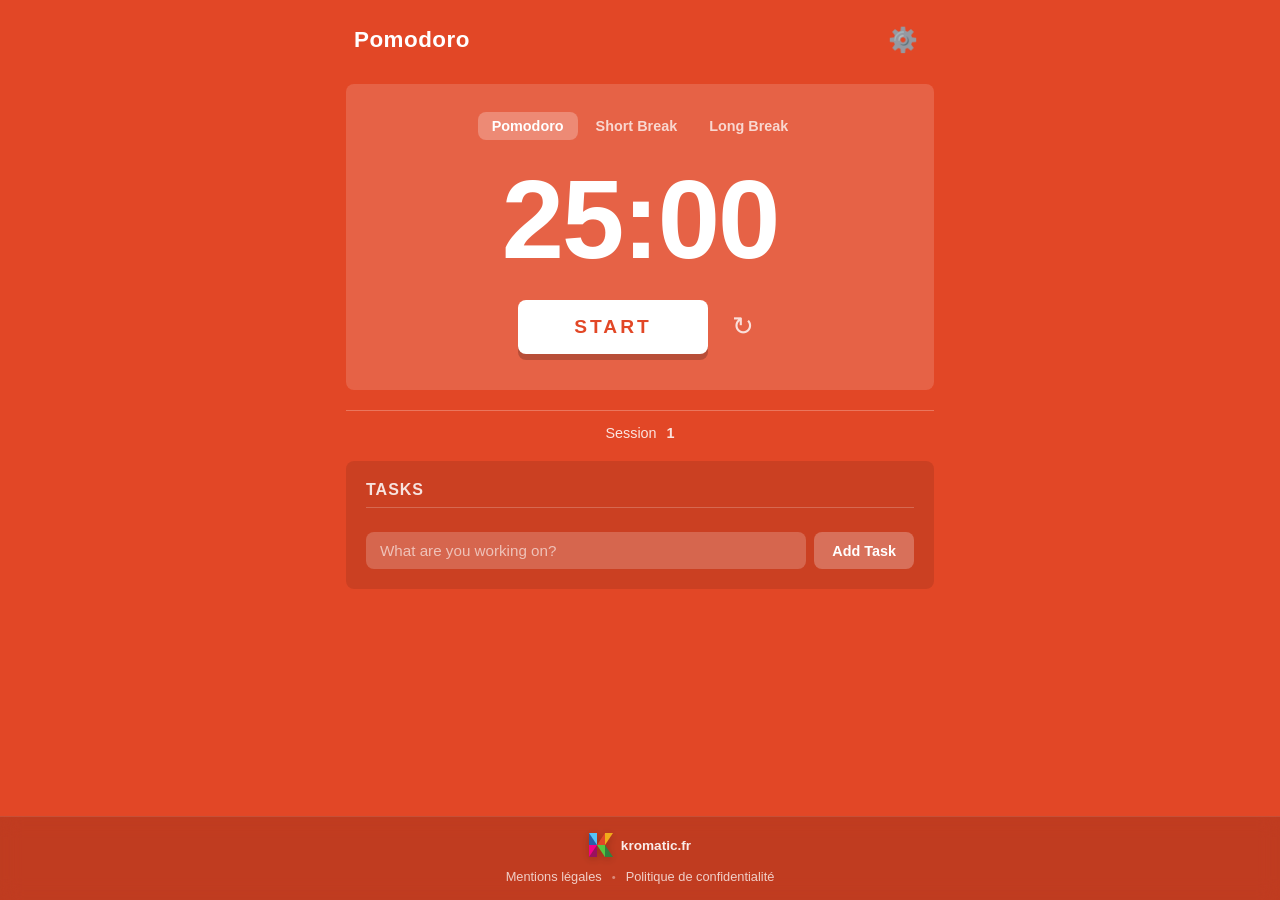
<file: index.html>
<!DOCTYPE html>
<html lang="en">
<head>
  <meta charset="UTF-8" />
  <meta name="viewport" content="width=device-width, initial-scale=1.0" />
  <title>Pomodoro</title>
  <link rel="stylesheet" href="style.css" />
</head>
<body class="mode-pomodoro">
  <header class="header">
    <div class="logo">Pomodoro</div>
    <button class="btn-settings" id="settingsBtn" aria-label="Open settings" title="Settings">⚙️</button>
  </header>

  <main class="container">
    <section class="timer-card">
      <nav class="mode-tabs" role="tablist" aria-label="Timer modes">
        <button class="tab active" data-mode="pomodoro" data-minutes="25" role="tab" aria-selected="true">
          Pomodoro
        </button>
        <button class="tab" data-mode="short" data-minutes="5" role="tab" aria-selected="false">
          Short Break
        </button>
        <button class="tab" data-mode="long" data-minutes="15" role="tab" aria-selected="false">
          Long Break
        </button>
      </nav>

      <div class="timer-display" aria-live="polite" aria-label="Time remaining">
        <span id="minutes">25</span>:<span id="seconds">00</span>
      </div>

      <div class="controls">
        <button class="btn-start" id="startBtn" aria-label="Start timer">START</button>
        <button class="btn-reset" id="resetBtn" aria-label="Reset timer" title="Reset">&#8635;</button>
      </div>
    </section>

    <section class="session-info" aria-label="Session information">
      <span class="session-label">Session</span>
      <span class="session-count" id="sessionCount">1</span>
    </section>

    <section class="tasks-section">
      <h2 class="tasks-title">Tasks</h2>
      <ul class="task-list" id="taskList" aria-label="Task list"></ul>
      <form class="task-form" id="taskForm" aria-label="Add a task">
        <input
          type="text"
          class="task-input"
          id="taskInput"
          placeholder="What are you working on?"
          maxlength="120"
          autocomplete="off"
        />
        <button type="submit" class="btn-add-task">Add Task</button>
      </form>
    </section>
  </main>

  <div class="notification-banner" id="notificationBanner" role="alert" aria-live="assertive" hidden>
    <span id="notificationMessage"></span>
  </div>

  <!-- Settings Modal -->
  <div class="modal-overlay" id="settingsModal" hidden>
    <div class="modal-content">
      <div class="modal-header">
        <h2 class="modal-title">SETTINGS</h2>
        <button class="btn-close-modal" id="closeSettingsBtn" aria-label="Close settings">✕</button>
      </div>

      <div class="modal-body">
        <!-- Timer Section -->
        <section class="settings-section">
          <h3 class="section-title"><span class="section-icon">⏱️</span> TIMER</h3>
          
          <div class="setting-group">
            <label class="setting-label">Time (minutes)</label>
            <div class="time-inputs">
              <div class="time-input-group">
                <label for="pomodoroMinutes" class="time-sublabel">Pomodoro</label>
                <input type="number" id="pomodoroMinutes" class="time-input" min="1" max="60" value="25" />
              </div>
              <div class="time-input-group">
                <label for="shortBreakMinutes" class="time-sublabel">Short Break</label>
                <input type="number" id="shortBreakMinutes" class="time-input" min="1" max="60" value="5" />
              </div>
              <div class="time-input-group">
                <label for="longBreakMinutes" class="time-sublabel">Long Break</label>
                <input type="number" id="longBreakMinutes" class="time-input" min="1" max="60" value="15" />
              </div>
            </div>
          </div>

          <div class="setting-row">
            <label class="setting-label">Auto Start Breaks</label>
            <label class="toggle-switch">
              <input type="checkbox" id="autoStartBreaks" />
              <span class="toggle-slider"></span>
            </label>
          </div>

          <div class="setting-row">
            <label class="setting-label">Auto Start Pomodoros</label>
            <label class="toggle-switch">
              <input type="checkbox" id="autoStartPomodoros" />
              <span class="toggle-slider"></span>
            </label>
          </div>

          <div class="setting-row">
            <label class="setting-label">Long Break interval</label>
            <input type="number" id="longBreakInterval" class="interval-input" min="1" max="10" value="4" />
          </div>
        </section>

        <!-- Task Section -->
        <section class="settings-section">
          <h3 class="section-title"><span class="section-icon">☑️</span> TASK</h3>

          <div class="setting-row">
            <label class="setting-label">
              Auto Check Tasks
              <span class="info-icon" title="Automatically check off tasks when timer completes">ℹ️</span>
            </label>
            <label class="toggle-switch">
              <input type="checkbox" id="autoCheckTasks" />
              <span class="toggle-slider"></span>
            </label>
          </div>

          <div class="setting-row">
            <label class="setting-label">
              Check to Bottom
              <span class="info-icon" title="Move checked tasks to the bottom of the list">ℹ️</span>
            </label>
            <label class="toggle-switch">
              <input type="checkbox" id="checkToBottom" checked />
              <span class="toggle-slider"></span>
            </label>
          </div>
        </section>

        <!-- Sound Section -->
        <section class="settings-section">
          <h3 class="section-title"><span class="section-icon">🔊</span> SOUND</h3>

          <div class="setting-row">
            <label class="setting-label">Alarm Sound</label>
            <select id="alarmSound" class="sound-select">
              <option value="kitchen">Kitchen</option>
              <option value="bell">Bell</option>
              <option value="bird">Bird</option>
              <option value="digital">Digital</option>
            </select>
          </div>

          <div class="setting-group">
            <label class="setting-label">Volume</label>
            <div class="volume-control">
              <span class="volume-value" id="volumeValue">50</span>
              <input type="range" id="volumeSlider" class="volume-slider" min="0" max="100" value="50" />
            </div>
          </div>

          <div class="setting-row">
            <label class="setting-label">Repeat</label>
            <input type="number" id="alarmRepeat" class="interval-input" min="1" max="10" value="1" />
          </div>
        </section>
      </div>
    </div>
  </div>

  <!-- Footer -->
  <footer class="footer">
    <div class="footer-content">
      <a href="https://kromatic.fr" target="_blank" rel="noopener noreferrer" class="footer-logo-link">
        <img src="k-logo.svg" alt="Kromatic" class="footer-logo" />
        <span>kromatic.fr</span>
      </a>
      <div class="footer-links">
        <a href="mentions-legales.html">Mentions légales</a>
        <span class="footer-separator">•</span>
        <a href="politique-confidentialite.html">Politique de confidentialité</a>
      </div>
    </div>
  </footer>

  <script src="app.js"></script>
</body>
</html>
</file>
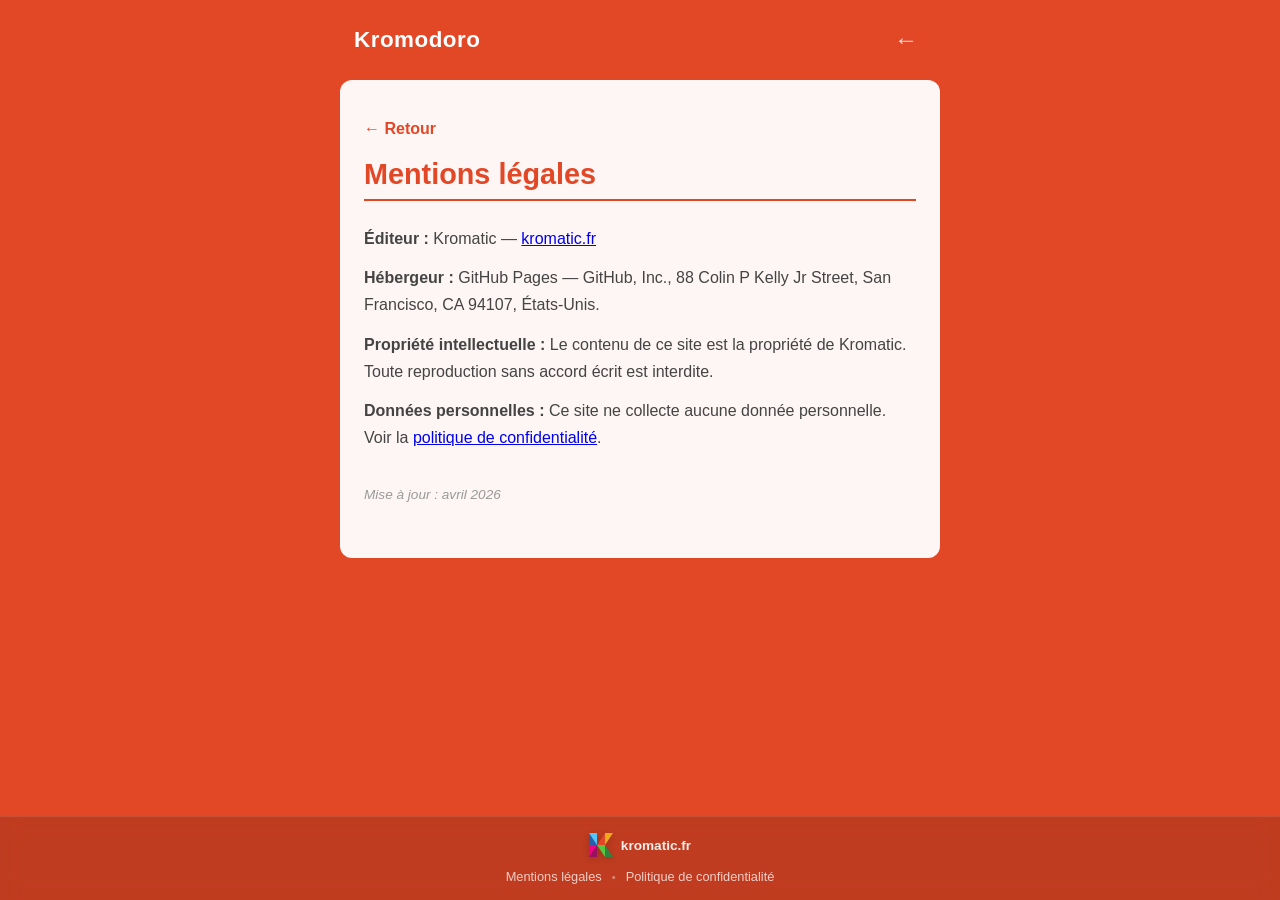
<file: mentions-legales.html>
<!DOCTYPE html>
<html lang="fr">
<head>
  <meta charset="UTF-8" />
  <meta name="viewport" content="width=device-width, initial-scale=1.0" />
  <title>Mentions légales - Pomodoro</title>
  <link rel="stylesheet" href="style.css" />
  <style>
    body { background-color: var(--color-pomodoro); }
    .legal-page {
      max-width: 600px;
      margin: 20px auto;
      padding: 40px 24px;
      background: rgba(255,255,255,0.95);
      border-radius: 12px;
      color: #333;
    }
    .legal-page h1 {
      font-size: 1.8rem;
      margin-bottom: 24px;
      color: var(--color-pomodoro);
      border-bottom: 2px solid var(--color-pomodoro);
      padding-bottom: 8px;
    }
    .legal-page p { line-height: 1.7; margin-bottom: 12px; color: #444; }
    .back-link {
      display: inline-block;
      margin-bottom: 20px;
      color: var(--color-pomodoro);
      text-decoration: none;
      font-weight: 600;
    }
    .back-link:hover { opacity: 0.7; }
  </style>
</head>
<body class="mode-pomodoro">
  <header class="header">
    <div class="logo">Kromodoro</div>
    <a href="index.html" class="btn-settings" style="text-decoration: none;" aria-label="Retour" title="Retour">←</a>
  </header>

  <main class="legal-page">
    <a href="index.html" class="back-link">← Retour</a>

    <h1>Mentions légales</h1>

    <p><strong>Éditeur :</strong> Kromatic — <a href="https://kromatic.fr" target="_blank" rel="noopener noreferrer">kromatic.fr</a></p>

    <p><strong>Hébergeur :</strong> GitHub Pages — GitHub, Inc., 88 Colin P Kelly Jr Street, San Francisco, CA 94107, États-Unis.</p>

    <p><strong>Propriété intellectuelle :</strong> Le contenu de ce site est la propriété de Kromatic. Toute reproduction sans accord écrit est interdite.</p>

    <p><strong>Données personnelles :</strong> Ce site ne collecte aucune donnée personnelle. Voir la <a href="politique-confidentialite.html">politique de confidentialité</a>.</p>

    <p style="margin-top: 32px; font-size: 0.85rem; color: #999;"><em>Mise à jour : avril 2026</em></p>
  </main>

  <footer class="footer">
    <div class="footer-content">
      <a href="https://kromatic.fr" target="_blank" rel="noopener noreferrer" class="footer-logo-link">
        <img src="k-logo.svg" alt="Kromatic" class="footer-logo" />
        <span>kromatic.fr</span>
      </a>
      <div class="footer-links">
        <a href="mentions-legales.html">Mentions légales</a>
        <span class="footer-separator">•</span>
        <a href="politique-confidentialite.html">Politique de confidentialité</a>
      </div>
    </div>
  </footer>
</body>
</html>
</file>
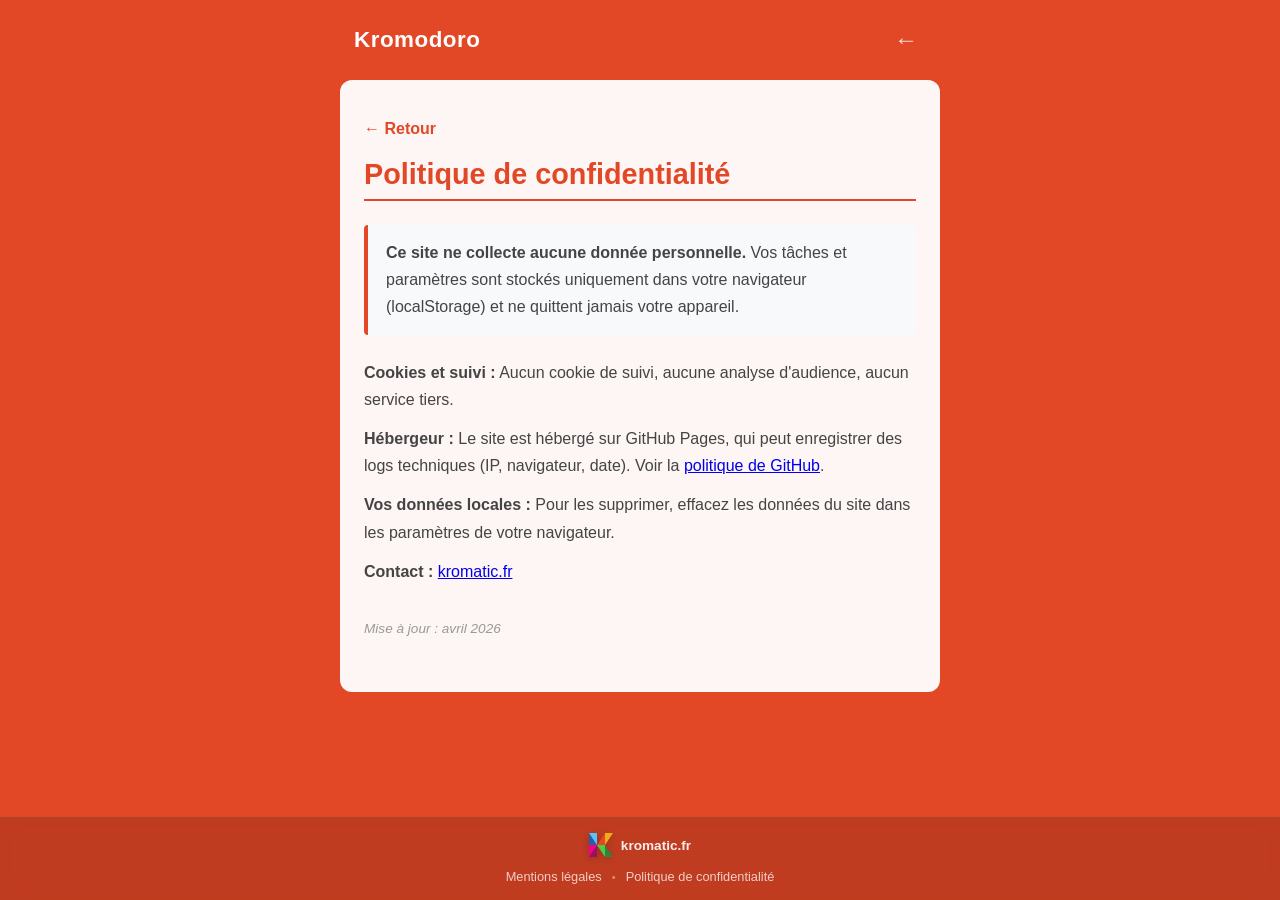
<file: politique-confidentialite.html>
<!DOCTYPE html>
<html lang="fr">
<head>
  <meta charset="UTF-8" />
  <meta name="viewport" content="width=device-width, initial-scale=1.0" />
  <title>Politique de confidentialité - Pomodoro</title>
  <link rel="stylesheet" href="style.css" />
  <style>
    body { background-color: var(--color-pomodoro); }
    .legal-page {
      max-width: 600px;
      margin: 20px auto;
      padding: 40px 24px;
      background: rgba(255,255,255,0.95);
      border-radius: 12px;
      color: #333;
    }
    .legal-page h1 {
      font-size: 1.8rem;
      margin-bottom: 24px;
      color: var(--color-pomodoro);
      border-bottom: 2px solid var(--color-pomodoro);
      padding-bottom: 8px;
    }
    .legal-page p { line-height: 1.7; margin-bottom: 12px; color: #444; }
    .back-link {
      display: inline-block;
      margin-bottom: 20px;
      color: var(--color-pomodoro);
      text-decoration: none;
      font-weight: 600;
    }
    .back-link:hover { opacity: 0.7; }
    .highlight-box {
      background: #f8f9fa;
      border-left: 4px solid var(--color-pomodoro);
      padding: 14px 18px;
      margin-bottom: 24px;
      border-radius: 4px;
    }
  </style>
</head>
<body class="mode-pomodoro">
  <header class="header">
    <div class="logo">Kromodoro</div>
    <a href="index.html" class="btn-settings" style="text-decoration: none;" aria-label="Retour" title="Retour">←</a>
  </header>

  <main class="legal-page">
    <a href="index.html" class="back-link">← Retour</a>

    <h1>Politique de confidentialité</h1>

    <div class="highlight-box">
      <p style="margin:0;"><strong>Ce site ne collecte aucune donnée personnelle.</strong> Vos tâches et paramètres sont stockés uniquement dans votre navigateur (localStorage) et ne quittent jamais votre appareil.</p>
    </div>

    <p><strong>Cookies et suivi :</strong> Aucun cookie de suivi, aucune analyse d'audience, aucun service tiers.</p>

    <p><strong>Hébergeur :</strong> Le site est hébergé sur GitHub Pages, qui peut enregistrer des logs techniques (IP, navigateur, date). Voir la <a href="https://docs.github.com/en/site-policy/privacy-policies/github-privacy-statement" target="_blank" rel="noopener noreferrer">politique de GitHub</a>.</p>

    <p><strong>Vos données locales :</strong> Pour les supprimer, effacez les données du site dans les paramètres de votre navigateur.</p>

    <p><strong>Contact :</strong> <a href="https://kromatic.fr" target="_blank" rel="noopener noreferrer">kromatic.fr</a></p>

    <p style="margin-top: 32px; font-size: 0.85rem; color: #999;"><em>Mise à jour : avril 2026</em></p>
  </main>

  <footer class="footer">
    <div class="footer-content">
      <a href="https://kromatic.fr" target="_blank" rel="noopener noreferrer" class="footer-logo-link">
        <img src="k-logo.svg" alt="Kromatic" class="footer-logo" />
        <span>kromatic.fr</span>
      </a>
      <div class="footer-links">
        <a href="mentions-legales.html">Mentions légales</a>
        <span class="footer-separator">•</span>
        <a href="politique-confidentialite.html">Politique de confidentialité</a>
      </div>
    </div>
  </footer>
</body>
</html>
</file>
<file: style.css>
/* ── Reset & base ─────────────────────────────────────────────────── */
*, *::before, *::after {
  box-sizing: border-box;
  margin: 0;
  padding: 0;
}

:root {
  --color-pomodoro: #e24726;
  --color-short:    #30823e;
  --color-long:     #295ea7;
  --color-bg:       #f1aa1a;
  --color-card:     rgba(255,255,255,.15);
  --color-text:     #fff;
  --radius:         8px;
  --transition:     .35s ease;

  /* Kromatic colors */
  --color-cyan:       #55c4f9;
  --color-blue:       #295ea7;
  --color-pink:       #f20085;
  --color-purple:     #9a115d;
  --color-red:        #e24726;
  --color-yellow:     #f1aa1a;
  --color-green:      #56c740;
  --color-dark-green: #30823e;

}

html {
  font-family: 'Segoe UI', Arial, sans-serif;
  font-size: 16px;
}

body {
  min-height: 100vh;
  background-color: var(--color-bg);
  color: var(--color-text);
  transition: background-color var(--transition);
  display: flex;
  flex-direction: column;
  align-items: center;
}

/* ── Mode colours ─────────────────────────────────────────────────── */
body.mode-pomodoro { --color-bg: var(--color-pomodoro); }
body.mode-short    { --color-bg: var(--color-short); }
body.mode-long     { --color-bg: var(--color-long); }

/* ── Header ───────────────────────────────────────────────────────── */
.header {
  width: 100%;
  max-width: 620px;
  padding: 20px 24px 0;
  display: flex;
  align-items: center;
  justify-content: space-between;
}

.logo {
  font-size: 1.4rem;
  font-weight: 700;
  letter-spacing: .5px;
}

.btn-settings {
  background: transparent;
  border: none;
  color: rgba(255,255,255,.8);
  font-size: 1.5rem;
  cursor: pointer;
  padding: 8px;
  border-radius: 50%;
  line-height: 1;
  transition: background var(--transition), color var(--transition), transform 0.3s ease;
}

.btn-settings:hover {
  background: rgba(255,255,255,.2);
  color: #fff;
  transform: rotate(45deg);
}

/* ── Main container ───────────────────────────────────────────────── */
.container {
  width: 100%;
  max-width: 620px;
  padding: 24px 16px 40px;
  display: flex;
  flex-direction: column;
  gap: 20px;
}

/* ── Timer card ───────────────────────────────────────────────────── */
.timer-card {
  background: var(--color-card);
  border-radius: var(--radius);
  padding: 28px 20px 36px;
  display: flex;
  flex-direction: column;
  align-items: center;
  gap: 24px;
}

/* ── Mode tabs ────────────────────────────────────────────────────── */
.mode-tabs {
  display: flex;
  gap: 4px;
}

.tab {
  background: transparent;
  border: none;
  color: rgba(255,255,255,.75);
  font-size: .9rem;
  font-weight: 600;
  padding: 6px 14px;
  border-radius: var(--radius);
  cursor: pointer;
  transition: background var(--transition), color var(--transition);
}

.tab:hover,
.tab.active {
  background: rgba(255,255,255,.25);
  color: #fff;
}

/* ── Timer display ────────────────────────────────────────────────── */
.timer-display {
  font-size: 7rem;
  font-weight: 700;
  line-height: 1;
  letter-spacing: -2px;
  user-select: none;
}

@media (max-width: 480px) {
  .timer-display { font-size: 5.5rem; }
}

/* ── Controls ─────────────────────────────────────────────────────── */
.controls {
  display: flex;
  align-items: center;
  gap: 16px;
}

.btn-start {
  background: #fff;
  color: var(--color-bg);
  border: none;
  border-radius: var(--radius);
  font-size: 1.2rem;
  font-weight: 700;
  padding: 16px 56px;
  letter-spacing: 3px;
  cursor: pointer;
  box-shadow: 0 6px 0 rgba(0,0,0,.2);
  transition: transform .1s, box-shadow .1s, color var(--transition);
}

.btn-start:active {
  transform: translateY(3px);
  box-shadow: 0 3px 0 rgba(0,0,0,.2);
}

.btn-reset {
  background: transparent;
  border: none;
  color: rgba(255,255,255,.8);
  font-size: 1.6rem;
  cursor: pointer;
  padding: 8px;
  border-radius: 50%;
  line-height: 1;
  transition: background var(--transition), color var(--transition);
}

.btn-reset:hover {
  background: rgba(255,255,255,.2);
  color: #fff;
}

/* ── Session info ─────────────────────────────────────────────────── */
.session-info {
  text-align: center;
  font-size: .9rem;
  opacity: .85;
  border-top: 1px solid rgba(255,255,255,.3);
  padding-top: 14px;
}

.session-count {
  font-weight: 700;
  margin-left: 6px;
}

/* ── Tasks section ────────────────────────────────────────────────── */
.tasks-section {
  background: rgba(0,0,0,.1);
  border-radius: var(--radius);
  padding: 20px;
  display: flex;
  flex-direction: column;
  gap: 12px;
}

.tasks-title {
  font-size: 1rem;
  font-weight: 700;
  opacity: .85;
  text-transform: uppercase;
  letter-spacing: 1px;
  border-bottom: 1px solid rgba(255,255,255,.25);
  padding-bottom: 8px;
}

/* ── Task list ────────────────────────────────────────────────────── */
.task-list {
  list-style: none;
  display: flex;
  flex-direction: column;
  gap: 8px;
}

.task-item {
  display: flex;
  align-items: center;
  gap: 10px;
  background: rgba(255,255,255,.15);
  border-radius: var(--radius);
  padding: 10px 12px;
  font-size: .95rem;
  animation: slideIn .2s ease;
}

@keyframes slideIn {
  from { opacity: 0; transform: translateY(-6px); }
  to   { opacity: 1; transform: translateY(0); }
}

.task-item.done .task-text {
  text-decoration: line-through;
  opacity: .55;
}

.task-checkbox {
  width: 18px;
  height: 18px;
  flex-shrink: 0;
  accent-color: #fff;
  cursor: pointer;
}

.task-text {
  flex: 1;
  word-break: break-word;
}

.task-delete {
  background: transparent;
  border: none;
  color: rgba(255,255,255,.6);
  font-size: 1.1rem;
  cursor: pointer;
  padding: 2px 6px;
  border-radius: 4px;
  line-height: 1;
  flex-shrink: 0;
  transition: background .2s, color .2s;
}

.task-delete:hover {
  background: rgba(255,255,255,.2);
  color: #fff;
}

/* ── Task form ────────────────────────────────────────────────────── */
.task-form {
  display: flex;
  gap: 8px;
}

.task-input {
  flex: 1;
  background: rgba(255,255,255,.2);
  border: none;
  border-radius: var(--radius);
  color: #fff;
  font-size: .95rem;
  padding: 10px 14px;
  outline: none;
  transition: background .2s;
}

.task-input::placeholder { color: rgba(255,255,255,.6); }

.task-input:focus { background: rgba(255,255,255,.3); }

.btn-add-task {
  background: rgba(255,255,255,.25);
  border: none;
  border-radius: var(--radius);
  color: #fff;
  font-size: .9rem;
  font-weight: 600;
  padding: 10px 18px;
  cursor: pointer;
  white-space: nowrap;
  transition: background .2s;
}

.btn-add-task:hover { background: rgba(255,255,255,.35); }

/* ── Notification banner ──────────────────────────────────────────── */
.notification-banner {
  position: fixed;
  bottom: 24px;
  left: 50%;
  transform: translateX(-50%);
  background: rgba(0,0,0,.75);
  color: #fff;
  padding: 12px 28px;
  border-radius: 40px;
  font-size: .95rem;
  font-weight: 600;
  letter-spacing: .3px;
  backdrop-filter: blur(6px);
  animation: fadeUp .3s ease;
  z-index: 999;
}

.notification-banner[hidden] { display: none; }

@keyframes fadeUp {
  from { opacity: 0; transform: translateX(-50%) translateY(12px); }
  to   { opacity: 1; transform: translateX(-50%) translateY(0); }
}

/* ── Settings Modal ───────────────────────────────────────────────── */
.modal-overlay {
  position: fixed;
  top: 0;
  left: 0;
  width: 100%;
  height: 100%;
  background: rgba(0,0,0,.5);
  display: flex;
  align-items: center;
  justify-content: center;
  z-index: 1000;
  animation: fadeIn .3s ease;
  padding: 20px;
}

.modal-overlay[hidden] { display: none; }

@keyframes fadeIn {
  from { opacity: 0; }
  to   { opacity: 1; }
}

.modal-content {
  background: #fff;
  border-radius: 12px;
  width: 100%;
  max-width: 540px;
  max-height: 90vh;
  overflow-y: auto;
  box-shadow: 0 20px 60px rgba(0,0,0,.3);
  animation: slideDown .3s ease;
}

@keyframes slideDown {
  from { opacity: 0; transform: translateY(-20px); }
  to   { opacity: 1; transform: translateY(0); }
}

.modal-header {
  display: flex;
  align-items: center;
  justify-content: space-between;
  padding: 24px 28px;
  border-bottom: 2px solid #f0f0f0;
}

.modal-title {
  font-size: 1.3rem;
  font-weight: 700;
  letter-spacing: 2px;
  color: #555;
}

.btn-close-modal {
  background: transparent;
  border: none;
  color: #999;
  font-size: 1.8rem;
  cursor: pointer;
  padding: 4px;
  line-height: 1;
  transition: color .2s;
}

.btn-close-modal:hover {
  color: #333;
}

.modal-body {
  padding: 16px 28px 28px;
}

/* ── Settings sections ────────────────────────────────────────────── */
.settings-section {
  padding: 20px 0;
  border-bottom: 2px solid #f0f0f0;
}

.settings-section:last-child {
  border-bottom: none;
}

.section-title {
  font-size: .85rem;
  font-weight: 700;
  letter-spacing: 1.5px;
  color: #999;
  margin-bottom: 20px;
  display: flex;
  align-items: center;
  gap: 8px;
}

.section-icon {
  font-size: 1rem;
}

/* ── Setting rows ─────────────────────────────────────────────────── */
.setting-row {
  display: flex;
  align-items: center;
  justify-content: space-between;
  padding: 14px 0;
}

.setting-group {
  padding: 14px 0;
}

.setting-label {
  font-size: .95rem;
  font-weight: 500;
  color: #333;
  display: flex;
  align-items: center;
  gap: 6px;
}

.info-icon {
  font-size: .8rem;
  cursor: help;
  opacity: .5;
}

/* ── Time inputs ──────────────────────────────────────────────────── */
.time-inputs {
  display: flex;
  gap: 12px;
  margin-top: 12px;
}

.time-input-group {
  flex: 1;
  display: flex;
  flex-direction: column;
  gap: 6px;
}

.time-sublabel {
  font-size: .8rem;
  color: #666;
  font-weight: 500;
}

.time-input {
  width: 100%;
  background: #f0f0f0;
  border: 2px solid transparent;
  border-radius: 6px;
  padding: 10px;
  font-size: 1rem;
  font-weight: 600;
  text-align: center;
  color: #333;
  transition: background .2s, border .2s;
}

.time-input:focus {
  outline: none;
  background: #e8e8e8;
  border-color: var(--color-pomodoro);
}

/* ── Toggle switch ────────────────────────────────────────────────── */
.toggle-switch {
  position: relative;
  display: inline-block;
  width: 52px;
  height: 28px;
  cursor: pointer;
}

.toggle-switch input {
  opacity: 0;
  width: 0;
  height: 0;
}

.toggle-slider {
  position: absolute;
  top: 0;
  left: 0;
  right: 0;
  bottom: 0;
  background-color: #ccc;
  border-radius: 28px;
  transition: .3s;
}

.toggle-slider:before {
  position: absolute;
  content: "";
  height: 22px;
  width: 22px;
  left: 3px;
  bottom: 3px;
  background-color: white;
  border-radius: 50%;
  transition: .3s;
}

.toggle-switch input:checked + .toggle-slider {
  background-color: #56c740;
}

.toggle-switch input:checked + .toggle-slider:before {
  transform: translateX(24px);
}

/* ── Interval input ───────────────────────────────────────────────── */
.interval-input {
  width: 70px;
  background: #f0f0f0;
  border: 2px solid transparent;
  border-radius: 6px;
  padding: 8px 12px;
  font-size: 1rem;
  font-weight: 600;
  text-align: center;
  color: #333;
  transition: background .2s, border .2s;
}

.interval-input:focus {
  outline: none;
  background: #e8e8e8;
  border-color: var(--color-pomodoro);
}

/* ── Sound select ─────────────────────────────────────────────────── */
.sound-select {
  background: #f0f0f0;
  border: 2px solid transparent;
  border-radius: 6px;
  padding: 8px 12px;
  font-size: .95rem;
  color: #333;
  cursor: pointer;
  min-width: 150px;
  transition: background .2s, border .2s;
}

.sound-select:focus {
  outline: none;
  background: #e8e8e8;
  border-color: var(--color-pomodoro);
}

/* ── Volume control ───────────────────────────────────────────────── */
.volume-control {
  display: flex;
  align-items: center;
  gap: 12px;
  margin-top: 10px;
}

.volume-value {
  font-size: .9rem;
  font-weight: 600;
  color: #666;
  min-width: 30px;
}

.volume-slider {
  flex: 1;
  -webkit-appearance: none;
  appearance: none;
  height: 6px;
  background: #ddd;
  border-radius: 3px;
  outline: none;
}

.volume-slider::-webkit-slider-thumb {
  -webkit-appearance: none;
  appearance: none;
  width: 20px;
  height: 20px;
  background: #fff;
  border: 2px solid #999;
  border-radius: 50%;
  cursor: pointer;
  transition: background .2s, border .2s;
}

.volume-slider::-moz-range-thumb {
  width: 20px;
  height: 20px;
  background: #fff;
  border: 2px solid #999;
  border-radius: 50%;
  cursor: pointer;
  transition: background .2s, border .2s;
}

.volume-slider::-webkit-slider-thumb:hover {
  background: #f5f5f5;
  border-color: #666;
}

.volume-slider::-moz-range-thumb:hover {
  background: #f5f5f5;
  border-color: #666;
}

/* ── Responsive adjustments ───────────────────────────────────────── */
@media (max-width: 480px) {
  .modal-content {
    max-width: 100%;
    border-radius: 12px 12px 0 0;
    max-height: 95vh;
  }
  
  .modal-header,
  .modal-body {
    padding-left: 20px;
    padding-right: 20px;
  }
  
  .time-inputs {
    flex-direction: column;
    gap: 10px;
  }
  
  .setting-row {
    flex-wrap: wrap;
    gap: 10px;
  }
}

/* ── Footer ───────────────────────────────────────────────────────── */
.footer {
  width: 100%;
  background: rgba(0, 0, 0, 0.15);
  backdrop-filter: blur(10px);
  padding: 16px 24px;
  margin-top: auto;
  border-top: 1px solid rgba(255, 255, 255, 0.1);
}

.footer-content {
  max-width: 620px;
  margin: 0 auto;
  display: flex;
  flex-direction: column;
  align-items: center;
  gap: 12px;
  font-size: 0.85rem;
}

.footer-logo-link {
  display: flex;
  align-items: center;
  gap: 8px;
  color: rgba(255, 255, 255, 0.9);
  text-decoration: none;
  font-weight: 600;
  transition: opacity 0.3s ease, transform 0.3s ease;
}

.footer-logo-link:hover {
  opacity: 0.8;
  transform: translateY(-2px);
}

.footer-logo {
  width: 24px;
  height: 24px;
  filter: drop-shadow(0 2px 4px rgba(0, 0, 0, 0.2));
}

.footer-links {
  display: flex;
  align-items: center;
  gap: 10px;
  flex-wrap: wrap;
  justify-content: center;
}

.footer-links a {
  color: rgba(255, 255, 255, 0.75);
  text-decoration: none;
  transition: color 0.3s ease;
  font-size: 0.8rem;
}

.footer-links a:hover {
  color: rgba(255, 255, 255, 1);
  text-decoration: underline;
}

.footer-separator {
  color: rgba(255, 255, 255, 0.4);
  font-size: 0.7rem;
}

@media (max-width: 480px) {
  .footer {
    padding: 14px 16px;
  }
  
  .footer-content {
    font-size: 0.8rem;
  }
  
  .footer-logo {
    width: 20px;
    height: 20px;
  }
  
  .footer-links {
    font-size: 0.75rem;
  }
}
</file>
